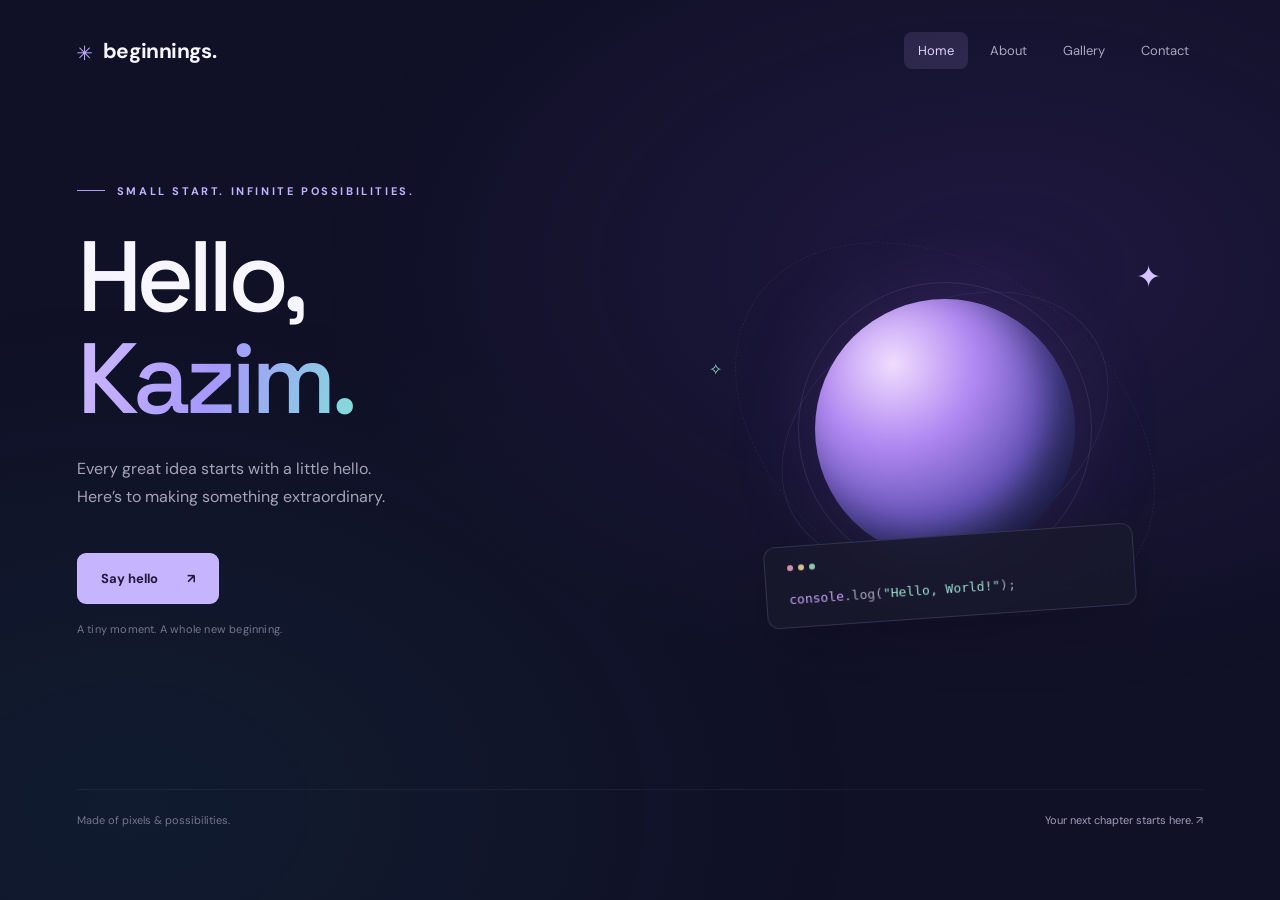
<file: index.html>
<!DOCTYPE html>
<html lang="en">

<head>
  <meta charset="UTF-8">
  <meta name="viewport" content="width=device-width, initial-scale=1.0">
  <meta name="theme-color" content="#101026">
  <title>Hello, Kazim — A New Beginning</title>
  <link rel="stylesheet" href="styles.css">
</head>

<body>
  <div class="shell">
    <header>
      <div class="brand"><span class="brand-icon" aria-hidden="true">✳</span> beginnings.</div>
      <nav aria-label="Main navigation"><a href="index.html" aria-current="page">Home</a><a href="about.html">About</a><a href="gallery.html">Gallery</a><a href="contact.html">Contact</a></nav>
    </header>
    <main>
      <section>
        <div class="eyebrow">Small start. Infinite possibilities.</div>
        <h1>Hello,<br><span>Kazim.</span></h1>
        <p class="description">Every great idea starts with a little hello.<br>Here’s to making something extraordinary.
        </p>
        <button id="hello-button" type="button">Say hello <span aria-hidden="true">↗</span></button>
        <div class="note">A tiny moment. A whole new beginning.</div>
        <div id="message" role="status" aria-live="polite"></div>
      </section>
      <div class="art" aria-label="A floating lavender planet with an orbit and a Hello World code card" role="img">
        <div class="orbit"></div>
        <div class="orbit two"></div><span class="spark">✦</span><span class="tiny-star">✧</span>
        <div class="orb"></div>
        <div class="code-card">
          <div class="window-dots"><i></i><i></i><i></i></div>
          <code><span class="purple">console</span>.log(<span class="mint">"Hello, World!"</span>);</code>
        </div>
      </div>
    </main>
    <footer><span>Made of pixels & possibilities.</span><span>Your next chapter starts here. ↗</span></footer>
  </div>
  <script>
    document.getElementById('hello-button').addEventListener('click', function () {
      document.getElementById('message').textContent = 'Hello, you. The world is glad you’re here. ✨';
      this.firstChild.textContent = 'Hello, friend ';
    });
  </script>
</body>

</html>
</file>
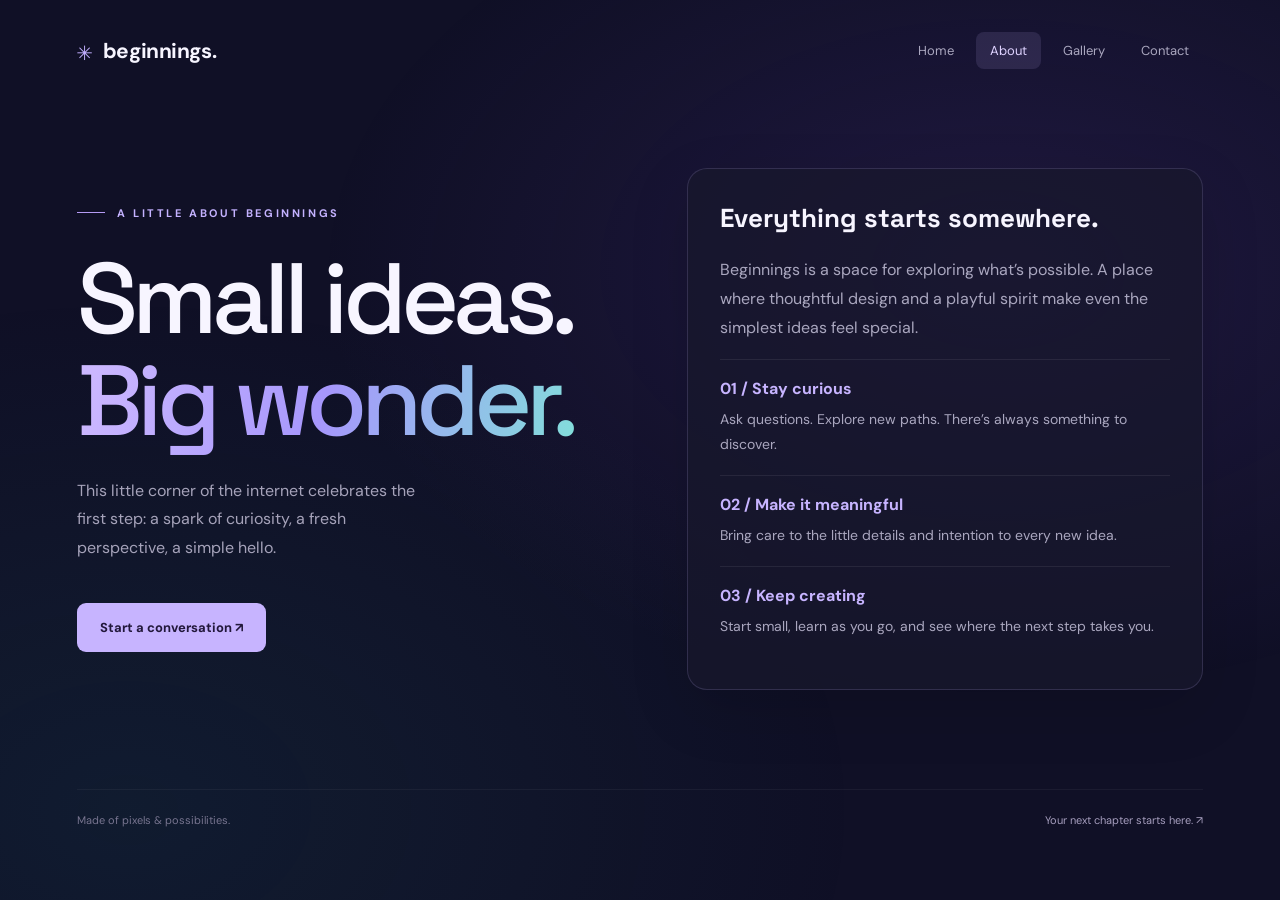
<file: about.html>
<!DOCTYPE html>
<html lang="en">
<head>
<meta charset="UTF-8">
<meta name="viewport" content="width=device-width, initial-scale=1.0">
<meta name="theme-color" content="#101026">
<title>About — Beginnings</title>
<link rel="stylesheet" href="styles.css">
</head>
<body><div class="shell">
<header><a class="brand" href="index.html"><span class="brand-icon" aria-hidden="true">✳</span> beginnings.</a><nav aria-label="Main navigation"><a href="index.html">Home</a><a href="about.html" aria-current="page">About</a><a href="gallery.html">Gallery</a><a href="contact.html">Contact</a></nav></header>
<main><section><div class="eyebrow">A little about beginnings</div>
<h1>Small ideas.<br><span>Big wonder.</span></h1>
<p class="description">This little corner of the internet celebrates the first step: a spark of curiosity, a fresh perspective, a simple hello.</p>
<a class="action-link" href="contact.html">Start a conversation ↗</a></section>
<section class="panel" aria-labelledby="story-title"><h2 id="story-title">Everything starts somewhere.</h2>
<p>Beginnings is a space for exploring what’s possible. A place where thoughtful design and a playful spirit make even the simplest ideas feel special.</p>
<div class="value"><strong>01 / Stay curious</strong><p>Ask questions. Explore new paths. There’s always something to discover.</p></div>
<div class="value"><strong>02 / Make it meaningful</strong><p>Bring care to the little details and intention to every new idea.</p></div>
<div class="value"><strong>03 / Keep creating</strong><p>Start small, learn as you go, and see where the next step takes you.</p></div></section></main>
<footer><span>Made of pixels &amp; possibilities.</span><span>Your next chapter starts here. ↗</span></footer>
</div></body></html>
</file>
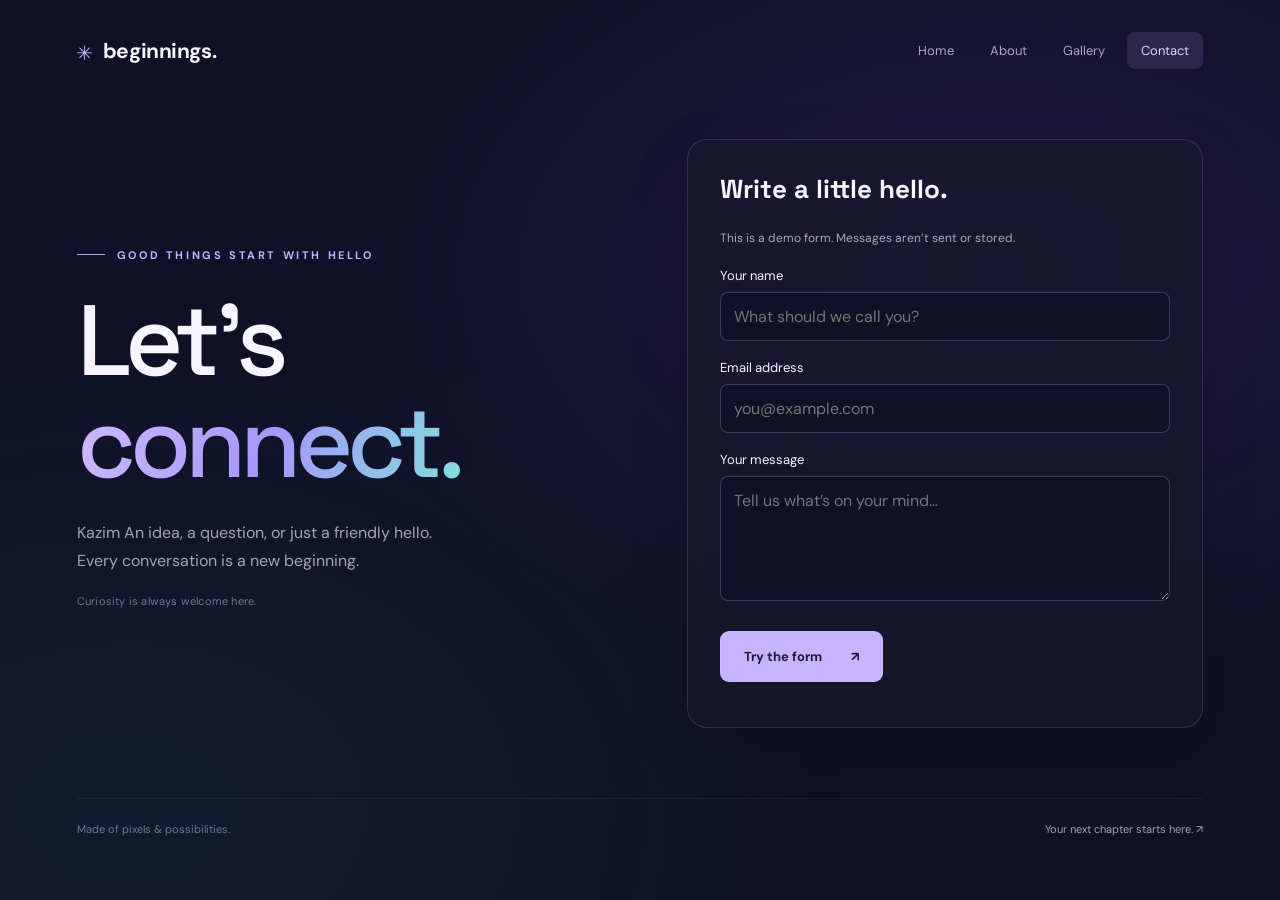
<file: contact.html>
<!DOCTYPE html>
<html lang="en">

<head>
    <meta charset="UTF-8">
    <meta name="viewport" content="width=device-width, initial-scale=1.0">
    <meta name="theme-color" content="#101026">
    <title>Contact — Beginnings</title>
    <link rel="stylesheet" href="styles.css">
</head>

<body>
    <div class="shell">
        <header><a class="brand" href="index.html"><span class="brand-icon" aria-hidden="true">✳</span> beginnings.</a>
            <nav aria-label="Main navigation"><a href="index.html">Home</a><a href="about.html">About</a><a href="gallery.html">Gallery</a><a href="contact.html" aria-current="page">Contact</a></nav>
        </header>
        <main>
            <section>
                <div class="eyebrow">Good things start with hello</div>
                <h1>Let’s<br><span>connect.</span></h1>
                <p class="description">Kazim An idea, a question, or just a friendly hello. Every conversation is a new
                    beginning.</p>
                <p class="note">Curiosity is always welcome here.</p>
            </section>
            <section class="panel" aria-labelledby="contact-title">
                <h2 id="contact-title">Write a little hello.</h2>
                <p class="form-note">This is a demo form. Messages aren’t sent or stored.</p>
                <form id="contact-form">
                    <label for="name">Your name</label><input id="name" name="name" autocomplete="name"
                        placeholder="What should we call you?" required maxlength="100">
                    <label for="email">Email address</label><input id="email" name="email" type="email"
                        autocomplete="email" placeholder="you@example.com" required>
                    <label for="contact-message">Your message</label><textarea id="contact-message" name="message"
                        placeholder="Tell us what’s on your mind…" required maxlength="5000"></textarea>
                    <button type="submit">Try the form <span aria-hidden="true">↗</span></button>
                    <p id="form-status" role="status" aria-live="polite"></p>
                </form>
            </section>
        </main>
        <footer><span>Made of pixels &amp; possibilities.</span><span>Your next chapter starts here. ↗</span></footer>
    </div>
    <script>
        document.getElementById('contact-form').addEventListener('submit', function (event) {
            event.preventDefault();
            document.getElementById('form-status').textContent = 'Thanks for saying hello, ' + document.getElementById('name').value.trim() + '! This is a demo; nothing has been sent.';
        });
    </script>
</body>

</html>
</file>
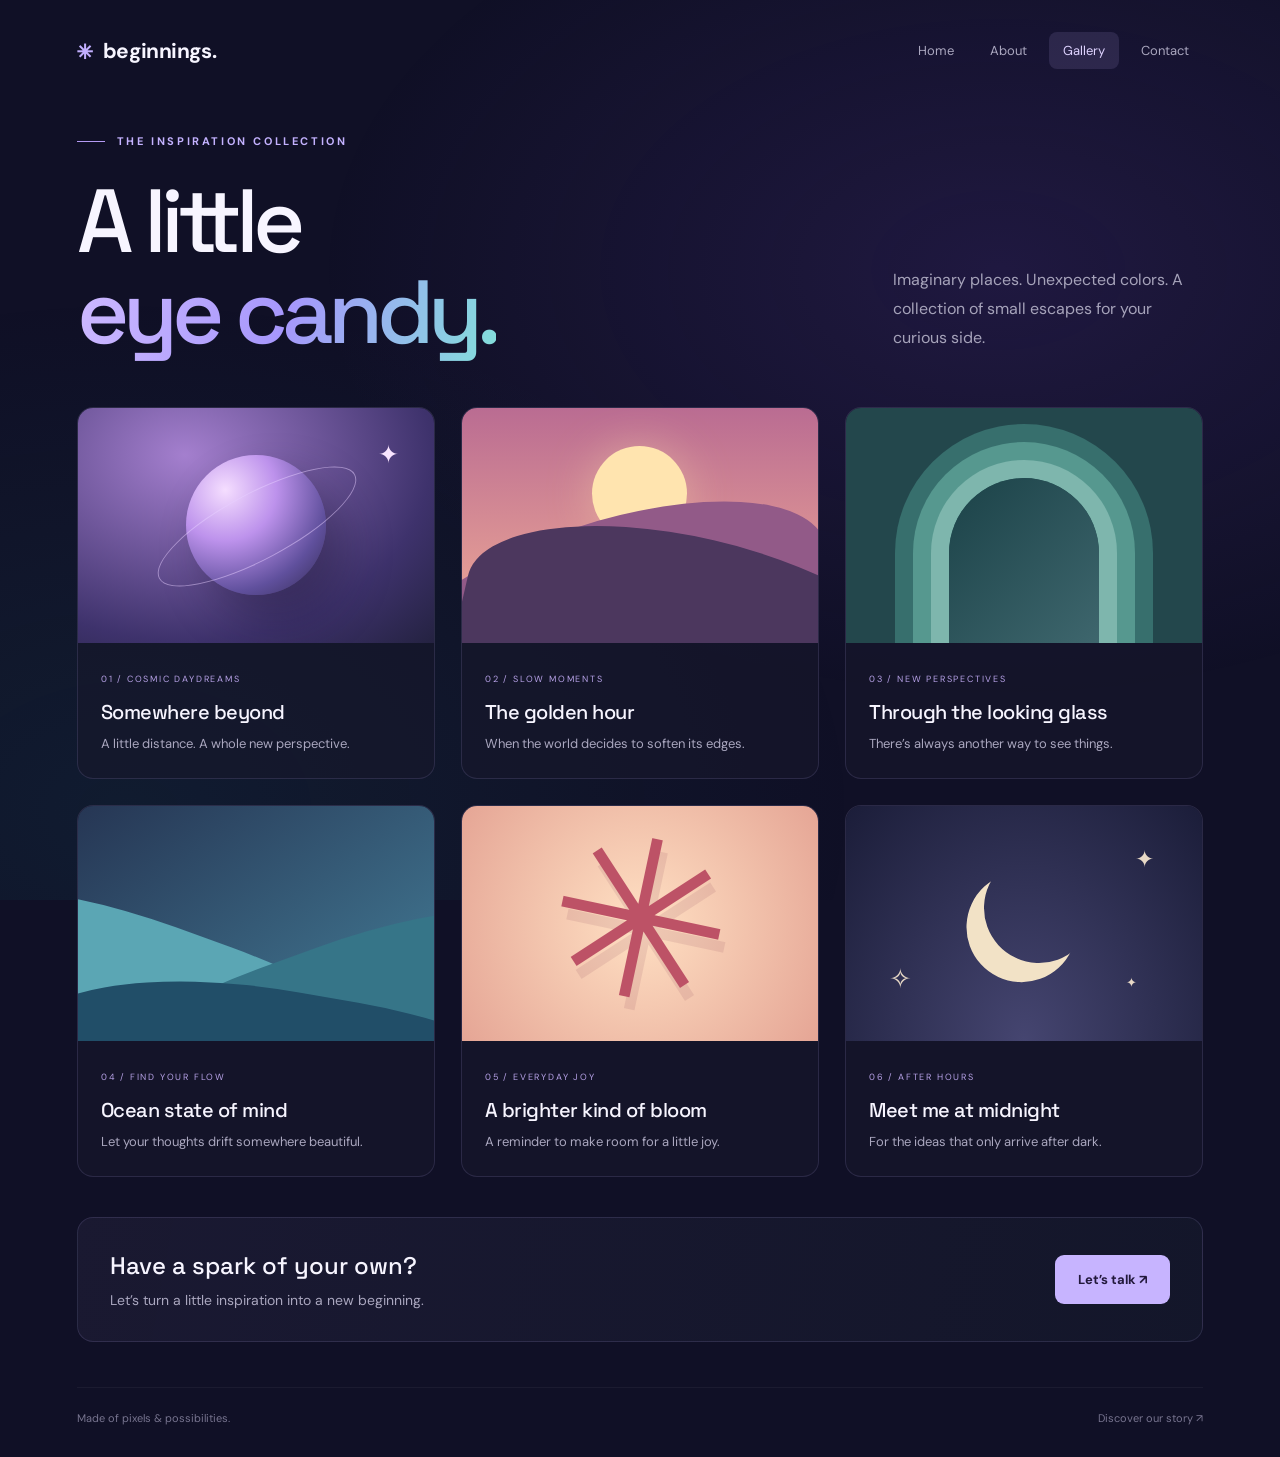
<file: gallery.html>
<!DOCTYPE html>
<html lang="en">
<head>
<meta charset="UTF-8">
<meta name="viewport" content="width=device-width, initial-scale=1.0">
<meta name="theme-color" content="#101026">
<meta name="description" content="A collection of playful colors, imaginary landscapes, and small moments of wonder.">
<title>Gallery — Beginnings</title>
<link rel="stylesheet" href="styles.css">
</head>
<body><div class="shell">
<header><a class="brand" href="index.html"><span class="brand-icon" aria-hidden="true">✳</span> beginnings.</a><nav aria-label="Main navigation"><a href="index.html">Home</a><a href="about.html">About</a><a href="gallery.html" aria-current="page">Gallery</a><a href="contact.html">Contact</a></nav></header>
<main class="gallery-main">
<section class="gallery-intro"><div><div class="eyebrow">The inspiration collection</div><h1>A little<br><span>eye candy.</span></h1></div><p class="description">Imaginary places. Unexpected colors. A collection of small escapes for your curious side.</p></section>
<section class="gallery-grid" aria-label="Artwork collection">
<figure class="gallery-card"><div class="gallery-art lavender" role="img" aria-label="A glowing lavender planet floating in a violet sky"><div class="mini-planet"></div><span class="art-star">✦</span></div><figcaption><span class="art-category">01 / COSMIC DAYDREAMS</span><h2>Somewhere beyond</h2><p>A little distance. A whole new perspective.</p></figcaption></figure>
<figure class="gallery-card"><div class="gallery-art sunset" role="img" aria-label="A golden sun setting behind layered rose and purple hills"><div class="sun"></div><div class="hill hill-back"></div><div class="hill hill-front"></div></div><figcaption><span class="art-category">02 / SLOW MOMENTS</span><h2>The golden hour</h2><p>When the world decides to soften its edges.</p></figcaption></figure>
<figure class="gallery-card"><div class="gallery-art mint-art" role="img" aria-label="Concentric mint and teal arches forming a dreamy doorway"><div class="arch"></div></div><figcaption><span class="art-category">03 / NEW PERSPECTIVES</span><h2>Through the looking glass</h2><p>There’s always another way to see things.</p></figcaption></figure>
<figure class="gallery-card"><div class="gallery-art waves" role="img" aria-label="Flowing blue and turquoise waves beneath a dark ocean sky"><div class="wave wave-one"></div><div class="wave wave-two"></div><div class="wave wave-three"></div></div><figcaption><span class="art-category">04 / FIND YOUR FLOW</span><h2>Ocean state of mind</h2><p>Let your thoughts drift somewhere beautiful.</p></figcaption></figure>
<figure class="gallery-card"><div class="gallery-art bloom" role="img" aria-label="A playful coral flower with eight petals on a peach background"><div class="flower">✳</div></div><figcaption><span class="art-category">05 / EVERYDAY JOY</span><h2>A brighter kind of bloom</h2><p>A reminder to make room for a little joy.</p></figcaption></figure>
<figure class="gallery-card"><div class="gallery-art midnight" role="img" aria-label="An ivory crescent moon and scattered stars in a midnight sky"><div class="moon"></div><span class="night-star star-one">✦</span><span class="night-star star-two">✧</span><span class="night-star star-three">✦</span></div><figcaption><span class="art-category">06 / AFTER HOURS</span><h2>Meet me at midnight</h2><p>For the ideas that only arrive after dark.</p></figcaption></figure>
</section>
<section class="gallery-cta"><div><h2>Have a spark of your own?</h2><p>Let’s turn a little inspiration into a new beginning.</p></div><a class="action-link" href="contact.html">Let’s talk ↗</a></section>
</main>
<footer><span>Made of pixels &amp; possibilities.</span><a href="about.html">Discover our story ↗</a></footer>
</div></body></html>
</file>
<file: styles.css>
@import url('https://fonts.googleapis.com/css2?family=DM+Sans:wght@400;500;600;700&family=Space+Grotesk:wght@400;500;600;700&display=swap');

    :root {
      color-scheme: dark;
      font-family: 'DM Sans', sans-serif;
      background: #101026;
      color: #f7f5ff;
    }

    * {
      box-sizing: border-box;
    }

    body {
      margin: 0;
      min-height: 100svh;
      overflow-x: hidden;
    }

    body::before {
      content: '';
      position: fixed;
      inset: 0;
      pointer-events: none;
      background: radial-gradient(ellipse at 78% 30%, #7447ce28, transparent 48%), radial-gradient(ellipse at 10% 90%, #1a9b9b16, transparent 45%);
    }

    .shell {
      max-width: 1280px;
      margin: auto;
      padding: 32px 6%;
      position: relative;
    }

    header,
    footer {
      display: flex;
      align-items: center;
      justify-content: space-between;
      gap: 24px;
    }

    .brand {
      font-weight: 700;
      letter-spacing: -.6px;
      font-size: 21px;
      display: flex;
      align-items: center;
      gap: 11px;
    }

    .brand-icon {
      color: #c2afff;
      font-family: monospace;
      font-size: 26px;
    }

    .status {
      display: flex;
      gap: 9px;
      align-items: center;
      color: #aaa7bf;
      font-size: 12px;
    }

    .dot {
      width: 6px;
      height: 6px;
      border-radius: 50%;
      background: #8ce6c0;
      box-shadow: 0 0 14px #8ce6c066;
    }

    main {
      min-height: calc(100svh - 180px);
      display: grid;
      grid-template-columns: 1.1fr 1fr;
      align-items: center;
      gap: 42px;
      padding: 70px 0;
    }

    .eyebrow {
      color: #c4b2ff;
      text-transform: uppercase;
      font-size: 11px;
      font-weight: 700;
      letter-spacing: 2.6px;
      display: flex;
      align-items: center;
      gap: 12px;
    }

    .eyebrow::before {
      content: '';
      width: 28px;
      height: 1px;
      background: #b59bf4;
    }

    h1 {
      font-family: 'Space Grotesk', sans-serif;
      font-size: clamp(64px, 7.8vw, 104px);
      font-weight: 500;
      line-height: 1.02;
      letter-spacing: -6px;
      margin: 28px 0 25px;
    }

    h1 span {
      background: linear-gradient(105deg, #cbb7ff 5%, #a697fc 50%, #82dfda);
      background-clip: text;
      color: transparent;
    }

    .description {
      max-width: 360px;
      color: #a6a3ba;
      font-size: 16px;
      line-height: 1.8;
    }

    button {
      margin-top: 25px;
      border: 1px solid #d9cfff44;
      background: #c7b4ff;
      color: #22183b;
      padding: 16px 23px;
      border-radius: 9px;
      font: 700 13px 'DM Sans', sans-serif;
      cursor: pointer;
      display: inline-flex;
      align-items: center;
      gap: 29px;
      transition: transform .2s, box-shadow .2s;
    }

    button:hover {
      transform: translateY(-3px);
      box-shadow: 0 10px 35px #b195ff30;
    }

    button:focus-visible {
      outline: 3px solid #8ce6c0;
      outline-offset: 5px;
    }

    .note {
      color: #77748f;
      font-size: 11px;
      margin-top: 18px;
      letter-spacing: .2px;
    }

    .art {
      position: relative;
      height: 440px;
      display: grid;
      place-items: center;
    }

    .orbit {
      position: absolute;
      width: 350px;
      height: 350px;
      border: 1px solid #c8b0ff19;
      border-radius: 50%;
      transform: rotate(-30deg) scaleY(.7);
    }

    .orbit.two {
      width: 460px;
      height: 460px;
      transform: rotate(35deg) scaleY(.7);
      border-style: dashed;
    }

    .orb {
      width: 260px;
      height: 260px;
      border-radius: 50%;
      background: radial-gradient(circle at 30% 25%, #f0ddff, #b28af2 30%, #6654b9 60%, #242752 85%);
      box-shadow: inset -22px -20px 38px #080d2a88, 0 0 90px #9563e72b;
      animation: float 6s ease-in-out infinite;
      position: relative;
    }

    .orb::after {
      content: '';
      position: absolute;
      inset: -17px;
      border-radius: 50%;
      border: 1px solid #ccbcff1c;
    }

    .code-card {
      position: absolute;
      bottom: 32px;
      left: 10px;
      right: 0;
      max-width: 370px;
      margin: auto;
      padding: 18px 22px;
      border: 1px solid #c4b3ff29;
      border-radius: 12px;
      background: #18182cdd;
      backdrop-filter: blur(18px);
      box-shadow: 0 20px 60px #0003;
      transform: rotate(-4deg);
    }

    .window-dots {
      display: flex;
      gap: 5px;
      margin-bottom: 17px;
    }

    .window-dots i {
      width: 6px;
      height: 6px;
      border-radius: 50%;
      background: #55516d;
    }

    .window-dots i:first-child {
      background: #ce91ad;
    }

    .window-dots i:nth-child(2) {
      background: #d7c18e;
    }

    .window-dots i:last-child {
      background: #8fc6b0;
    }

    code {
      font-size: 13px;
      color: #a9a4c1;
    }

    .purple {
      color: #c7a5fa;
    }

    .mint {
      color: #9ce0cc;
    }

    .spark {
      position: absolute;
      color: #d5c4ff;
      font-size: 30px;
      top: 48px;
      right: 42px;
    }

    .tiny-star {
      position: absolute;
      color: #95d7cf;
      top: 150px;
      left: 22px;
      font-size: 16px;
    }

    footer {
      border-top: 1px solid #ffffff0c;
      padding: 23px 0 0;
      color: #77748f;
      font-size: 11px;
    }

    footer span:last-child {
      color: #a59dbd;
    }

    #message {
      min-height: 22px;
      color: #9ce0cc;
      font-size: 13px;
      margin-top: 16px;
    }

    @keyframes float {
      50% {
        transform: translateY(-16px);
      }
    }

    @media (max-width: 760px) {
      .shell {
        padding: 25px 7%;
      }

      main {
        grid-template-columns: 1fr;
        gap: 0;
        padding: 60px 0 25px;
      }

      h1 {
        letter-spacing: -4px;
      }

      .art {
        height: 390px;
        margin-top: 15px;
      }

      .orbit.two {
        width: 340px;
        height: 340px;
      }

      .orbit {
        width: 290px;
        height: 290px;
      }

      .orb {
        width: 225px;
        height: 225px;
      }

      .status {
        font-size: 10px;
      }

      footer {
        align-items: flex-start;
        line-height: 1.7;
      }
    }

    @media (prefers-reduced-motion: reduce) {

      *,
      *::before,
      *::after {
        animation: none !important;
        transition: none !important;
      }
    }
  a { color: inherit; text-decoration: none; }
nav { display:flex; gap:8px; flex-wrap:wrap; }
nav a { padding:10px 14px; border-radius:8px; color:#aaa7bf; font-size:13px; }
nav a:hover, nav a[aria-current="page"] { background:#c7b4ff20; color:#dfd3ff; }
a:focus-visible { outline:2px solid #8ce6c0; outline-offset:4px; }
.panel { padding:32px; border:1px solid #c4b3ff29; border-radius:20px; background:#18182cbb; box-shadow:0 20px 60px #0002; }
.panel h2 { font-family:'Space Grotesk',sans-serif; font-size:26px; margin-top:0; }
.panel p { color:#aaa7bf; line-height:1.8; }
.value { border-top:1px solid #ffffff12; padding:18px 0; }
.value strong { color:#c7b4ff; }
.value p { margin:8px 0 0; font-size:14px; }
.action-link { display:inline-block; margin-top:24px; padding:16px 23px; border-radius:9px; background:#c7b4ff; color:#22183b; font-weight:700; font-size:13px; }
label { display:block; margin:18px 0 8px; font-size:13px; }
input,textarea { width:100%; padding:13px; border:1px solid #c4b3ff40; border-radius:8px; background:#101026; color:#f7f5ff; font:inherit; }
textarea { min-height:125px; resize:vertical; }
input:focus-visible,textarea:focus-visible { outline:2px solid #c7b4ff; outline-offset:2px; }
.form-note { font-size:12px; }
#form-status { color:#9ce0cc; font-size:13px; }
@media(max-width:760px) { header { flex-wrap:wrap; gap:18px; } .panel { margin-top:28px; padding:24px; } nav { gap:2px; } }
/* Gallery */
.gallery-main { display:block; padding:65px 0 45px; }
.gallery-intro { display:flex; align-items:flex-end; justify-content:space-between; gap:30px; margin-bottom:48px; }
.gallery-intro h1 { margin-bottom:0; font-size:clamp(60px,7vw,90px); }
.gallery-intro .description { max-width:310px; margin-bottom:6px; }
.gallery-grid { display:grid; grid-template-columns:repeat(3,minmax(0,1fr)); gap:26px; }
.gallery-card { margin:0; overflow:hidden; border:1px solid #c4b3ff22; border-radius:16px; background:#18182c99; transition:transform .25s, border-color .25s; }
.gallery-card:hover { transform:translateY(-6px); border-color:#c4b3ff77; }
.gallery-art { height:235px; position:relative; overflow:hidden; display:grid; place-items:center; }
.gallery-card figcaption { padding:23px; }
.art-category { font-size:9px; letter-spacing:1.8px; color:#b7a2e7; }
.gallery-card h2 { font-family:'Space Grotesk',sans-serif; font-size:20px; font-weight:500; letter-spacing:-.5px; margin:12px 0 8px; }
.gallery-card p { color:#aaa7bf; font-size:13px; line-height:1.7; margin:0; }
.lavender { background:radial-gradient(ellipse at 30% 20%,#a47fce,#3e326c 70%,#242241); }
.mini-planet { width:140px; height:140px; border-radius:50%; background:radial-gradient(circle at 28% 25%,#f5deff,#bd92ec 35%,#60509d 70%,#30284e); box-shadow:20px 25px 45px #17113066; }
.mini-planet::after { content:''; position:absolute; width:220px; height:65px; border:1px solid #e7d0ff80; border-radius:50%; left:calc(50% - 110px); top:calc(50% - 32px); transform:rotate(-28deg); }
.art-star { position:absolute; top:30px; right:35px; font-size:25px; color:#f9e5ff; }
.sunset { background:linear-gradient(#ba6c92,#f2ad96); }
.sun { width:95px; height:95px; background:#ffe4af; border-radius:50%; position:absolute; top:38px; box-shadow:0 0 45px #ffe4af66; }
.hill { position:absolute; width:130%; height:180px; border-radius:50% 50% 0 0; bottom:-75px; }
.hill-back { background:#925a88; transform:rotate(-18deg); left:-25%; bottom:-60px; }
.hill-front { background:#4c375e; transform:rotate(13deg); right:-30%; }
.mint-art { background:#23474c; }
.arch { height:190px; width:150px; border-radius:100px 100px 0 0; background:linear-gradient(135deg,#1b4248,#416970); box-shadow:0 0 0 18px #7eb6ad,0 0 0 36px #56988f,0 0 0 54px #376f6d; transform:translateY(48px); }
.waves { background:linear-gradient(145deg,#263654,#447e98); }
.wave { position:absolute; width:170%; height:220px; border-radius:45%; }
.wave-one { background:#5ba6b4; bottom:-110px; left:-60%; transform:rotate(20deg); }
.wave-two { background:#367588; bottom:-130px; right:-55%; transform:rotate(-20deg); }
.wave-three { background:#214e68; bottom:-175px; left:-20%; transform:rotate(10deg); }
.bloom { background:radial-gradient(circle,#ffe0c3,#e5a595); }
.flower { color:#bd5266; font-size:220px; line-height:1; text-shadow:7px 12px 0 #863e5620; transform:rotate(12deg); }
.midnight { background:radial-gradient(ellipse at bottom,#454570,#1b1d39); }
.moon { width:110px; height:110px; border-radius:50%; box-shadow:-23px 12px 0 0 #f2e2c6; transform:translate(15px,-15px) rotate(-20deg); }
.night-star { position:absolute; color:#e8d9c6; }
.star-one { top:38px; right:48px; font-size:23px; }.star-two { bottom:45px; left:43px; font-size:27px; }.star-three { bottom:50px; right:65px; font-size:13px; }
.gallery-cta { display:flex; align-items:center; justify-content:space-between; gap:25px; padding:32px; margin-top:40px; border:1px solid #c4b3ff22; border-radius:16px; background:linear-gradient(100deg,#c7b4ff0e,#8ce6c008); }
.gallery-cta h2 { margin:0 0 10px; font-family:'Space Grotesk',sans-serif; font-weight:500; }.gallery-cta p { color:#aaa7bf; font-size:14px; margin:0; }.gallery-cta .action-link { margin:0; white-space:nowrap; }
@media(max-width:1000px) { .gallery-grid { grid-template-columns:repeat(2,minmax(0,1fr)); } }
@media(max-width:600px) { .gallery-intro,.gallery-cta { flex-direction:column; align-items:flex-start; }.gallery-grid { grid-template-columns:1fr; gap:22px; }.gallery-intro { margin-bottom:30px; }.gallery-main { padding-top:45px; }.gallery-art { height:260px; }.gallery-cta { padding:25px; } }
</file>
